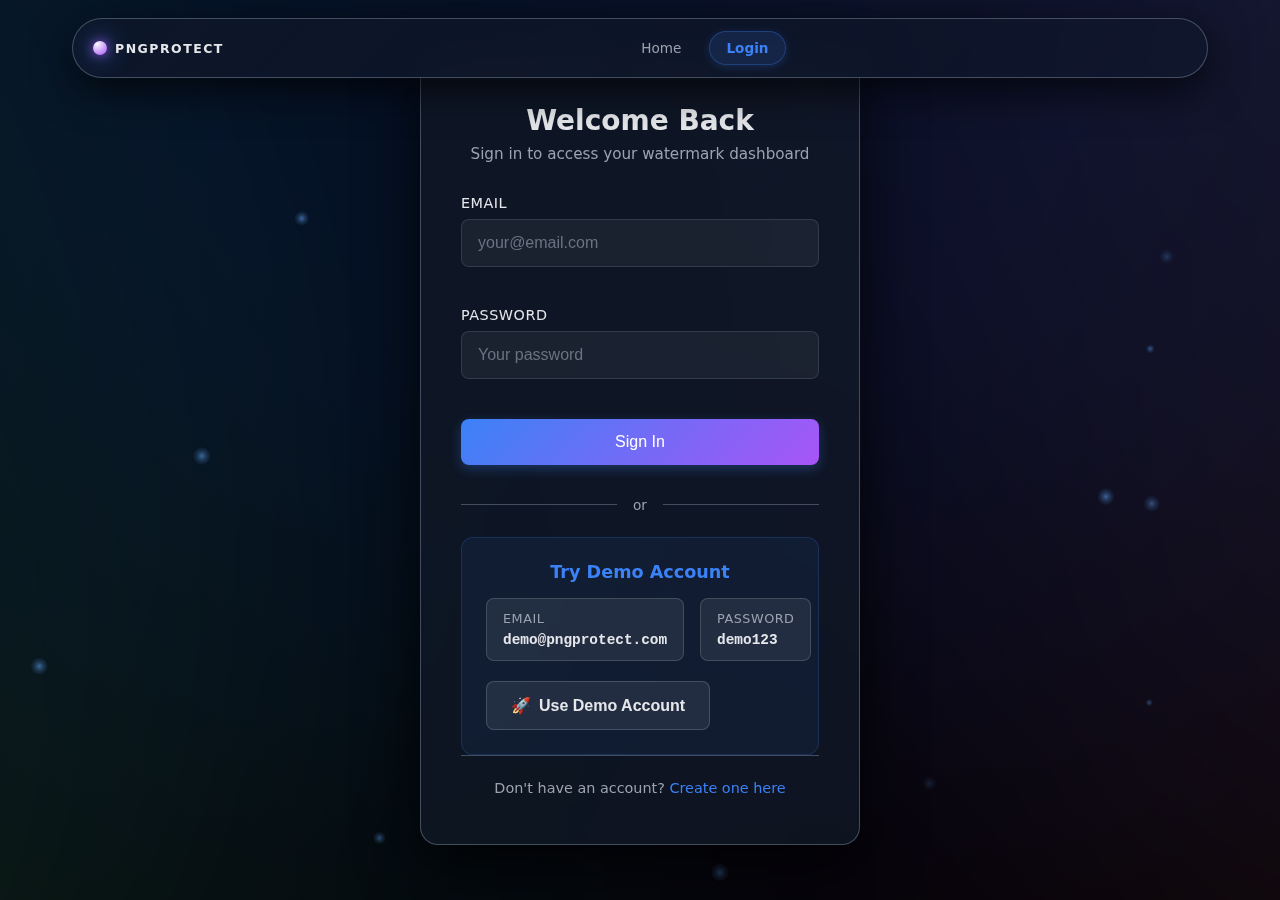
<file: frontend/dashboard.html>
<!DOCTYPE html>
<html lang="en">
<head>
  <meta charset="UTF-8" />
  <title>Dashboard - PNGProtect</title>
  <meta name="viewport" content="width=device-width, initial-scale=1.0" />
  <link rel="stylesheet" href="style.css" />
  <link rel="stylesheet" href="dashboard.css" />
</head>
<body>
  <!-- Background -->
  <div class="bg-gradient"></div>
  <canvas id="bg-particles"></canvas>

  <!-- Top navigation -->
  <header class="top-nav">
    <div class="logo">
      <span class="logo-dot"></span>
      <span>PNGProtect</span>
    </div>
    <nav class="nav-links">
      <a href="index.html">Home</a>
      <a href="#dashboard" class="active">Dashboard</a>
      <a href="#templates">Templates</a>
      <a href="#bulk">Bulk Ops</a>
      <a href="#analytics">Analytics</a>
    </nav>
    <div class="user-area">
      <span id="user-name" class="user-name">Demo User</span>
      <button id="logout-btn" class="btn ghost">Logout</button>
    </div>
  </header>

  <main class="dashboard-main">
    <!-- Dashboard Overview -->
    <section id="dashboard" class="dashboard-section">
      <div class="section-header">
        <h1>Dashboard</h1>
        <p>Manage your watermarked images and track protection analytics</p>
      </div>

      <!-- Stats Cards -->
      <div class="stats-grid">
        <div class="glass stat-card" onclick="showStatsDetail('watermarks')">
          <div class="stat-icon">🛡️</div>
          <div class="stat-content">
            <h3 id="total-watermarks">0</h3>
            <p>Protected Images</p>
          </div>
        </div>
        
        <div class="glass stat-card" onclick="showStatsDetail('verifications')">
          <div class="stat-icon">🔍</div>
          <div class="stat-content">
            <h3 id="total-verifications">0</h3>
            <p>Verifications</p>
          </div>
        </div>
        
        <div class="glass stat-card" onclick="showStatsDetail('storage')">
          <div class="stat-icon">💾</div>
          <div class="stat-content">
            <h3 id="storage-used">0 MB</h3>
            <p>Storage Used</p>
          </div>
        </div>
        
        <div class="glass stat-card" onclick="showStatsDetail('score')">
          <div class="stat-icon">⭐</div>
          <div class="stat-content">
            <h3 id="protection-score">0</h3>
            <p>Protection Score</p>
          </div>
        </div>
      </div>

      <!-- Recent Activity -->
      <div class="glass activity-card">
        <div style="display: flex; justify-content: space-between; align-items: center; margin-bottom: 1rem;">
          <h3>Recent Activity</h3>
          <button id="refresh-activity" class="btn ghost" style="padding: 0.5rem; font-size: 0.8rem;">🔄 Refresh</button>
        </div>
        <div id="recent-activity" class="activity-list">
          <div class="activity-item loading">
            <div class="activity-icon">⏳</div>
            <div class="activity-content">
              <p>Loading recent activity...</p>
            </div>
          </div>
        </div>
      </div>
    </section>

    <!-- Templates Section -->
    <section id="templates" class="dashboard-section">
      <div class="section-header">
        <h2>Watermark Templates</h2>
        <p>Create and manage reusable watermark configurations</p>
        <button id="create-template-btn" class="btn primary">Create Template</button>
      </div>

      <div id="templates-grid" class="templates-grid">
        <div class="template-card loading">
          <p>Loading templates...</p>
        </div>
      </div>

      <!-- Create Template Modal -->
      <div id="template-modal" class="modal">
        <div class="modal-content glass">
          <div class="modal-header">
            <h3>Create New Template</h3>
            <button class="modal-close">&times;</button>
          </div>
          <form id="template-form">
            <label class="field">
              <span class="field-label">Template Name</span>
              <input type="text" id="template-name" required maxlength="50" placeholder="e.g., Portfolio Protection">
            </label>
            
            <label class="field">
              <span class="field-label">Strength Level</span>
              <input type="range" id="template-strength" min="1" max="10" value="5">
              <div class="field-scale">
                <span>Light (1)</span>
                <span>Strong (10)</span>
              </div>
            </label>
            
            <label class="field">
              <span class="field-label">Description</span>
              <textarea id="template-description" placeholder="Describe when to use this template..." maxlength="200"></textarea>
            </label>
            
            <div class="modal-actions">
              <button type="button" class="btn ghost" onclick="closeTemplateModal()">Cancel</button>
              <button type="submit" class="btn primary">Create Template</button>
            </div>
          </form>
        </div>
      </div>
    </section>

    <!-- Bulk Operations Section -->
    <section id="bulk" class="dashboard-section">
      <div class="section-header">
        <h2>Bulk Operations</h2>
        <p>Process multiple images at once with batch watermarking</p>
      </div>

      <div class="layout-grid">
        <!-- Upload Area -->
        <div class="glass card">
          <h3>Bulk Watermark</h3>
          
          <div id="bulk-dropzone" class="dropzone">
            <input type="file" id="bulk-input" accept="image/*" multiple hidden />
            <div class="dropzone-inner">
              <span class="drop-icon">📁</span>
              <p>Drop multiple images here</p>
              <p class="drop-subtext">or click to browse (max 50 files)</p>
            </div>
          </div>

          <label class="field">
            <span class="field-label">Owner ID</span>
            <input type="text" id="bulk-owner-id" placeholder="Your identifier" required>
          </label>

          <label class="field">
            <span class="field-label">Template</span>
            <select id="bulk-template">
              <option value="">Select a template...</option>
            </select>
          </label>

          <button id="bulk-start-btn" class="btn primary full" disabled>
            <span class="btn-label">Start Bulk Operation</span>
            <span class="btn-spinner"></span>
          </button>
        </div>

        <!-- Progress Area -->
        <div class="glass card">
          <h3>Operation Status</h3>
          
          <div id="bulk-status" class="bulk-status idle">
            <div class="status-icon">⏸️</div>
            <p>No operation running</p>
          </div>

          <div id="bulk-progress" class="progress-container" style="display: none;">
            <div class="progress-bar">
              <div id="bulk-progress-fill" class="progress-fill"></div>
            </div>
            <div class="progress-stats">
              <span id="bulk-processed">0</span> / <span id="bulk-total">0</span> files processed
            </div>
          </div>

          <div id="bulk-results" class="bulk-results" style="display: none;">
            <h4>Results</h4>
            <div id="bulk-results-list"></div>
          </div>
        </div>
      </div>
    </section>

    <!-- Analytics Section -->
    <section id="analytics" class="dashboard-section">
      <div class="section-header">
        <h2>Analytics & Reports</h2>
        <p>Track your protection performance and usage patterns</p>
      </div>

      <div class="analytics-grid">
        <!-- Protection Trends -->
        <div class="glass analytics-card">
          <h3>Protection Trends (7 Days)</h3>
          <div id="trends-chart" class="chart-container">
            <canvas id="trends-canvas" width="400" height="200"></canvas>
          </div>
        </div>

        <!-- Strength Distribution -->
        <div class="glass analytics-card">
          <h3>Strength Distribution</h3>
          <div id="strength-chart" class="chart-container">
            <div class="strength-bars">
              <div class="strength-bar">
                <span class="bar-label">Light</span>
                <div class="bar-container">
                  <div id="light-bar" class="bar-fill" style="width: 0%"></div>
                </div>
                <span id="light-percent" class="bar-percent">0%</span>
              </div>
              <div class="strength-bar">
                <span class="bar-label">Medium</span>
                <div class="bar-container">
                  <div id="medium-bar" class="bar-fill" style="width: 0%"></div>
                </div>
                <span id="medium-percent" class="bar-percent">0%</span>
              </div>
              <div class="strength-bar">
                <span class="bar-label">Strong</span>
                <div class="bar-container">
                  <div id="strong-bar" class="bar-fill" style="width: 0%"></div>
                </div>
                <span id="strong-percent" class="bar-percent">0%</span>
              </div>
            </div>
          </div>
        </div>

        <!-- Key Metrics -->
        <div class="glass analytics-card">
          <h3>Key Metrics</h3>
          <div class="metrics-list">
            <div class="metric-item">
              <span class="metric-label">Success Rate</span>
              <span id="success-rate" class="metric-value">0%</span>
            </div>
            <div class="metric-item">
              <span class="metric-label">Most Used Template</span>
              <span id="popular-template" class="metric-value">-</span>
            </div>
            <div class="metric-item">
              <span class="metric-label">Protected Assets</span>
              <span id="protected-assets" class="metric-value">0</span>
            </div>
            <div class="metric-item">
              <span class="metric-label">Est. Protection Value</span>
              <span id="protection-value" class="metric-value">$0</span>
            </div>
          </div>
        </div>
      </div>
    </section>
  </main>

  <script src="script.js"></script>
  <script src="dashboard.js"></script>
</body>
</html>
</file>
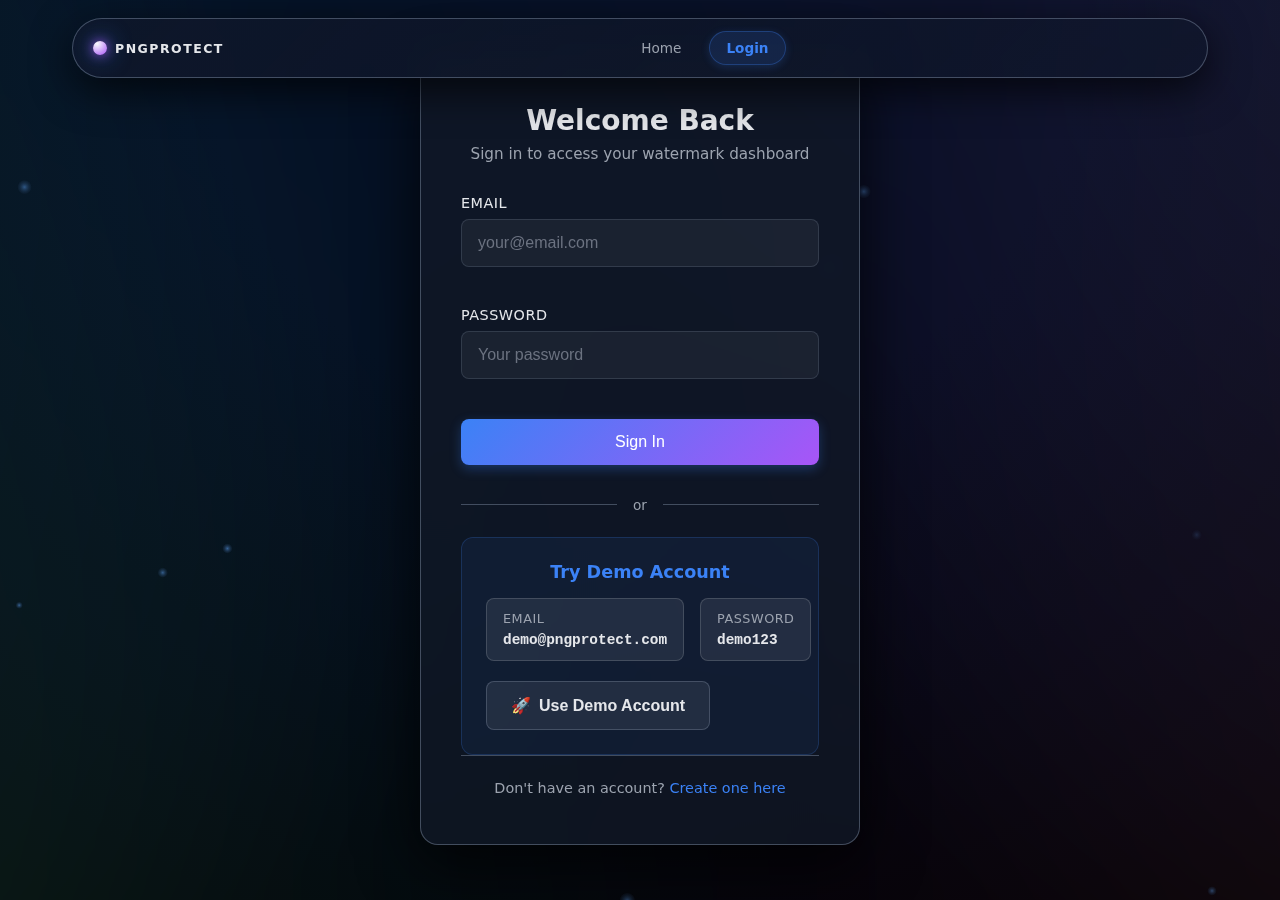
<file: frontend/login.html>
<!DOCTYPE html>
<html lang="en">
<head>
  <meta charset="UTF-8" />
  <title>Login - PNGProtect</title>
  <meta name="viewport" content="width=device-width, initial-scale=1.0" />
  <link rel="stylesheet" href="style.css" />
  <style>
    .auth-main {
      display: flex;
      align-items: center;
      justify-content: center;
      min-height: 100vh;
      padding: 2rem;
    }

    .auth-container {
      width: 100%;
      max-width: 440px;
      padding: 3rem 2.5rem;
      background: var(--glass-bg);
      border: 1px solid var(--glass-border);
      border-radius: var(--radius-lg);
      backdrop-filter: blur(12px);
      box-shadow: var(--shadow-glass);
      margin: 0 auto;
    }

    .auth-header {
      text-align: center;
      margin-bottom: 2rem;
    }

    .auth-header h1 {
      margin: 0 0 0.5rem;
      color: var(--text-main);
      font-size: 1.75rem;
      font-weight: 600;
    }

    .auth-header p {
      margin: 0;
      color: var(--text-soft);
      font-size: 0.95rem;
    }

    .auth-form {
      display: flex;
      flex-direction: column;
      gap: 1.5rem;
      margin-bottom: 2rem;
    }

    .field {
      display: flex;
      flex-direction: column;
      gap: 0.5rem;
    }

    .field-label {
      color: var(--text-main);
      font-weight: 500;
      font-size: 0.9rem;
      text-transform: uppercase;
      letter-spacing: 0.5px;
    }

    .field input {
      padding: 0.875rem 1rem;
      background: rgba(255, 255, 255, 0.05);
      border: 1px solid rgba(148, 163, 184, 0.2);
      border-radius: 8px;
      color: var(--text-main);
      font-size: 1rem;
      transition: all 0.2s ease;
    }

    .field input:focus {
      outline: none;
      border-color: var(--accent-blue);
      background: rgba(255, 255, 255, 0.08);
      box-shadow: 0 0 0 3px rgba(59, 130, 246, 0.1);
    }

    .field input::placeholder {
      color: var(--text-muted);
    }

    .btn {
      padding: 0.875rem 1.5rem;
      border: none;
      border-radius: 8px;
      font-weight: 500;
      font-size: 1rem;
      cursor: pointer;
      transition: all 0.2s ease;
      display: flex;
      align-items: center;
      justify-content: center;
      gap: 0.5rem;
      text-decoration: none;
    }

    .btn.primary {
      background: linear-gradient(135deg, var(--accent-blue), var(--accent-purple));
      color: white;
      box-shadow: 0 4px 12px rgba(59, 130, 246, 0.3);
    }

    .btn.primary:hover {
      transform: translateY(-1px);
      box-shadow: 0 6px 20px rgba(59, 130, 246, 0.4);
    }

    .btn.ghost {
      background: rgba(255, 255, 255, 0.08);
      color: var(--text-main);
      border: 1px solid rgba(148, 163, 184, 0.3);
      font-weight: 600;
    }

    .btn.ghost:hover {
      background: rgba(255, 255, 255, 0.15);
      border-color: rgba(148, 163, 184, 0.5);
      transform: translateY(-1px);
    }

    .btn:disabled {
      opacity: 0.6;
      cursor: not-allowed;
      transform: none !important;
    }

    .btn-spinner {
      display: none;
      width: 16px;
      height: 16px;
      border: 2px solid transparent;
      border-top: 2px solid currentColor;
      border-radius: 50%;
      animation: spin 1s linear infinite;
    }

    @keyframes spin {
      to { transform: rotate(360deg); }
    }

    .auth-divider {
      display: flex;
      align-items: center;
      margin: 1.5rem 0;
      color: var(--text-soft);
      font-size: 0.85rem;
    }

    .auth-divider::before,
    .auth-divider::after {
      content: '';
      flex: 1;
      height: 1px;
      background: var(--glass-border);
    }

    .auth-divider span {
      padding: 0 1rem;
    }

    .auth-footer {
      text-align: center;
      padding-top: 1.5rem;
      border-top: 1px solid var(--glass-border);
    }

    .auth-footer p {
      margin: 0;
      color: var(--text-soft);
      font-size: 0.9rem;
    }

    .auth-link {
      color: var(--accent-blue);
      text-decoration: none;
      font-weight: 500;
      transition: color 0.2s ease;
    }

    .auth-link:hover {
      color: var(--accent-cyan);
      text-decoration: underline;
    }

    .demo-section {
      margin-top: 1.5rem;
      padding: 1.5rem;
      background: rgba(59, 130, 246, 0.08);
      border: 1px solid rgba(59, 130, 246, 0.2);
      border-radius: 12px;
      text-align: center;
    }

    .demo-section h4 {
      margin: 0 0 1rem;
      color: var(--accent-blue);
      font-size: 1.1rem;
      font-weight: 600;
    }

    .demo-credentials {
      display: grid;
      grid-template-columns: 1fr 1fr;
      gap: 1rem;
      margin-bottom: 1.25rem;
      text-align: left;
    }

    .demo-credential {
      background: rgba(255, 255, 255, 0.08);
      padding: 0.75rem 1rem;
      border-radius: 8px;
      border: 1px solid rgba(255, 255, 255, 0.15);
      transition: all 0.2s ease;
    }

    .demo-credential:hover {
      background: rgba(255, 255, 255, 0.12);
      border-color: rgba(255, 255, 255, 0.25);
    }

    .demo-credential-label {
      font-size: 0.8rem;
      color: var(--text-soft);
      text-transform: uppercase;
      letter-spacing: 0.5px;
      margin-bottom: 0.4rem;
      font-weight: 500;
    }

    .demo-credential-value {
      font-family: 'Courier New', monospace;
      color: var(--text-main);
      font-size: 0.9rem;
      font-weight: 600;
      user-select: all;
    }

    .notification {
      position: fixed;
      top: 20px;
      right: 20px;
      padding: 1rem 1.5rem;
      border-radius: 8px;
      color: white;
      font-weight: 500;
      z-index: 10000;
      animation: slideInRight 0.3s ease;
      box-shadow: 0 4px 12px rgba(0, 0, 0, 0.3);
      max-width: 350px;
    }

    .notification.success { background: #22c55e; }
    .notification.error { background: #ef4444; }
    .notification.info { background: #3b82f6; }

    @keyframes slideInRight {
      from { transform: translateX(100%); opacity: 0; }
      to { transform: translateX(0); opacity: 1; }
    }

    @keyframes slideOutRight {
      from { transform: translateX(0); opacity: 1; }
      to { transform: translateX(100%); opacity: 0; }
    }

    /* Responsive */
    @media (max-width: 480px) {
      .auth-container {
        padding: 2rem 1.5rem;
        margin: 1rem;
      }
      
      .demo-credentials {
        grid-template-columns: 1fr;
      }
    }
  </style>
</head>
<body>
  <!-- Background -->
  <div class="bg-gradient"></div>
  <canvas id="bg-particles"></canvas>

  <!-- Top navigation -->
  <header class="top-nav">
    <div class="logo">
      <span class="logo-dot"></span>
      <span>PNGProtect</span>
    </div>
    <nav class="nav-links">
      <a href="index.html">Home</a>
      <a href="#" class="active">Login</a>
    </nav>
  </header>

  <main class="auth-main">
    <div class="auth-container">
      <div class="auth-header">
        <h1>Welcome Back</h1>
        <p>Sign in to access your watermark dashboard</p>
      </div>

      <form id="login-form" class="auth-form">
        <div class="field">
          <label class="field-label" for="email">Email</label>
          <input type="email" id="email" name="email" required placeholder="your@email.com" autocomplete="email">
        </div>

        <div class="field">
          <label class="field-label" for="password">Password</label>
          <input type="password" id="password" name="password" required placeholder="Your password" autocomplete="current-password">
        </div>

        <button type="submit" class="btn primary">
          <span class="btn-label">Sign In</span>
          <span class="btn-spinner"></span>
        </button>
      </form>

      <div class="auth-divider">
        <span>or</span>
      </div>

      <div class="demo-section">
        <h4>Try Demo Account</h4>
        <div class="demo-credentials">
          <div class="demo-credential">
            <div class="demo-credential-label">Email</div>
            <div class="demo-credential-value">demo@pngprotect.com</div>
          </div>
          <div class="demo-credential">
            <div class="demo-credential-label">Password</div>
            <div class="demo-credential-value">demo123</div>
          </div>
        </div>
        <button type="button" id="demo-login" class="btn ghost">
          <span>🚀</span>
          Use Demo Account
        </button>
      </div>

      <div class="auth-footer">
        <p>Don't have an account? <a href="register.html" class="auth-link">Create one here</a></p>
      </div>
    </div>
  </main>

  <script src="script.js"></script>
  <script src="auth.js"></script>
</body>
</html>
</file>
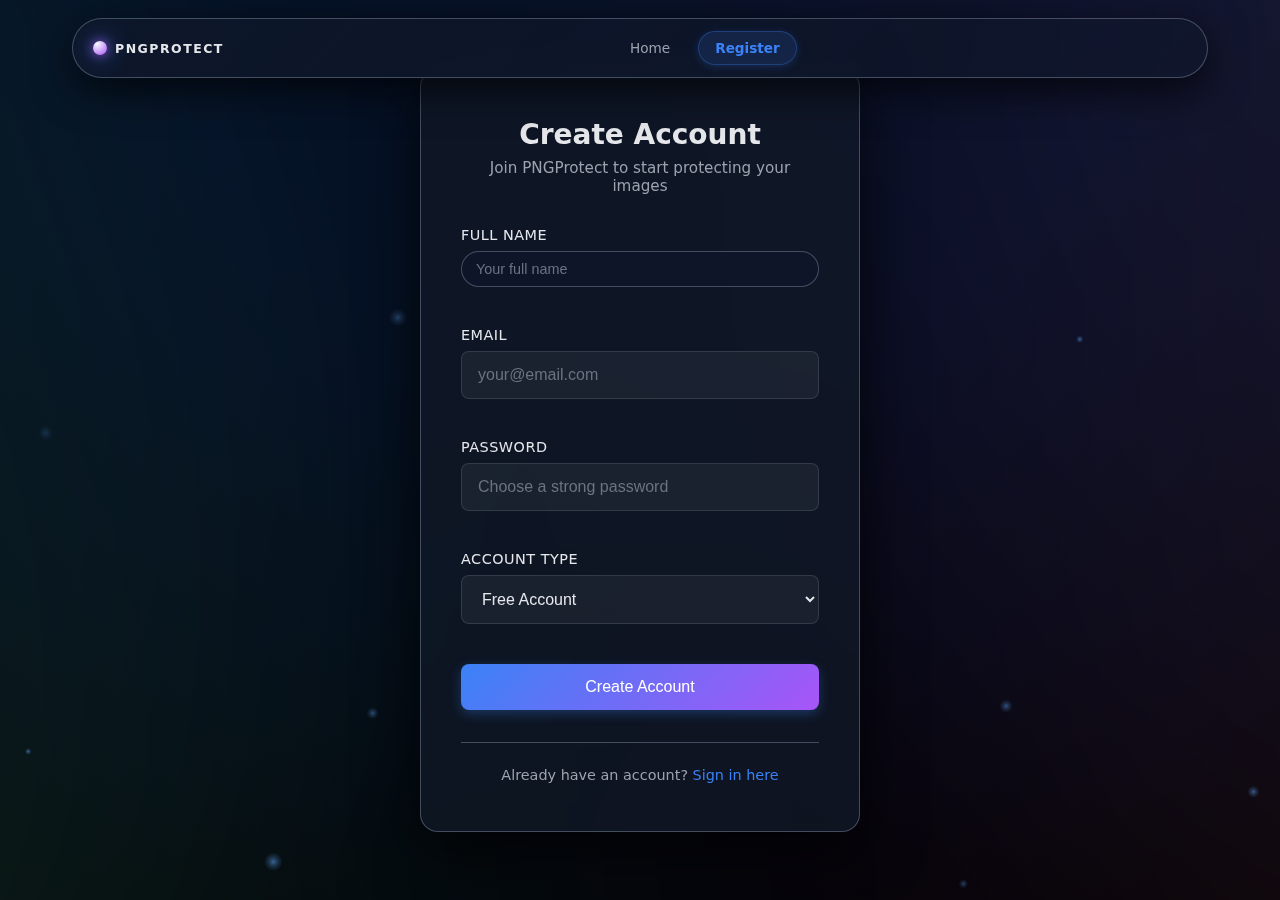
<file: frontend/register.html>
<!DOCTYPE html>
<html lang="en">
<head>
  <meta charset="UTF-8" />
  <title>Register - PNGProtect</title>
  <meta name="viewport" content="width=device-width, initial-scale=1.0" />
  <link rel="stylesheet" href="style.css" />
  <style>
    .auth-main {
      display: flex;
      align-items: center;
      justify-content: center;
      min-height: 100vh;
      padding: 2rem;
    }

    .auth-container {
      width: 100%;
      max-width: 440px;
      padding: 3rem 2.5rem;
      background: var(--glass-bg);
      border: 1px solid var(--glass-border);
      border-radius: var(--radius-lg);
      backdrop-filter: blur(12px);
      box-shadow: var(--shadow-glass);
      margin: 0 auto;
    }

    .auth-header {
      text-align: center;
      margin-bottom: 2rem;
    }

    .auth-header h1 {
      margin: 0 0 0.5rem;
      color: var(--text-main);
      font-size: 1.75rem;
      font-weight: 600;
    }

    .auth-header p {
      margin: 0;
      color: var(--text-soft);
      font-size: 0.95rem;
    }

    .auth-form {
      display: flex;
      flex-direction: column;
      gap: 1.5rem;
      margin-bottom: 2rem;
    }

    .field {
      display: flex;
      flex-direction: column;
      gap: 0.5rem;
    }

    .field-label {
      color: var(--text-main);
      font-weight: 500;
      font-size: 0.9rem;
      text-transform: uppercase;
      letter-spacing: 0.5px;
    }

    .field input, .field select {
      padding: 0.875rem 1rem;
      background: rgba(255, 255, 255, 0.05);
      border: 1px solid rgba(148, 163, 184, 0.2);
      border-radius: 8px;
      color: var(--text-main);
      font-size: 1rem;
      transition: all 0.2s ease;
    }

    .field input:focus, .field select:focus {
      outline: none;
      border-color: var(--accent-blue);
      background: rgba(255, 255, 255, 0.08);
      box-shadow: 0 0 0 3px rgba(59, 130, 246, 0.1);
    }

    .field input::placeholder {
      color: var(--text-muted);
    }

    .field select {
      cursor: pointer;
    }

    .field select option {
      background: var(--bg-main);
      color: var(--text-main);
    }

    .btn {
      padding: 0.875rem 1.5rem;
      border: none;
      border-radius: 8px;
      font-weight: 500;
      font-size: 1rem;
      cursor: pointer;
      transition: all 0.2s ease;
      display: flex;
      align-items: center;
      justify-content: center;
      gap: 0.5rem;
      text-decoration: none;
    }

    .btn.primary {
      background: linear-gradient(135deg, var(--accent-blue), var(--accent-purple));
      color: white;
      box-shadow: 0 4px 12px rgba(59, 130, 246, 0.3);
    }

    .btn.primary:hover {
      transform: translateY(-1px);
      box-shadow: 0 6px 20px rgba(59, 130, 246, 0.4);
    }

    .btn:disabled {
      opacity: 0.6;
      cursor: not-allowed;
      transform: none !important;
    }

    .btn-spinner {
      display: none;
      width: 16px;
      height: 16px;
      border: 2px solid transparent;
      border-top: 2px solid currentColor;
      border-radius: 50%;
      animation: spin 1s linear infinite;
    }

    @keyframes spin {
      to { transform: rotate(360deg); }
    }

    .auth-footer {
      text-align: center;
      padding-top: 1.5rem;
      border-top: 1px solid var(--glass-border);
    }

    .auth-footer p {
      margin: 0;
      color: var(--text-soft);
      font-size: 0.9rem;
    }

    .auth-link {
      color: var(--accent-blue);
      text-decoration: none;
      font-weight: 500;
      transition: color 0.2s ease;
    }

    .auth-link:hover {
      color: var(--accent-cyan);
      text-decoration: underline;
    }

    .notification {
      position: fixed;
      top: 20px;
      right: 20px;
      padding: 1rem 1.5rem;
      border-radius: 8px;
      color: white;
      font-weight: 500;
      z-index: 10000;
      animation: slideInRight 0.3s ease;
      box-shadow: 0 4px 12px rgba(0, 0, 0, 0.3);
      max-width: 350px;
    }

    .notification.success { background: #22c55e; }
    .notification.error { background: #ef4444; }
    .notification.info { background: #3b82f6; }

    @keyframes slideInRight {
      from { transform: translateX(100%); opacity: 0; }
      to { transform: translateX(0); opacity: 1; }
    }

    @keyframes slideOutRight {
      from { transform: translateX(0); opacity: 1; }
      to { transform: translateX(100%); opacity: 0; }
    }

    /* Responsive */
    @media (max-width: 480px) {
      .auth-container {
        padding: 2rem 1.5rem;
        margin: 1rem;
      }
    }
  </style>
</head>
<body>
  <!-- Background -->
  <div class="bg-gradient"></div>
  <canvas id="bg-particles"></canvas>

  <!-- Top navigation -->
  <header class="top-nav">
    <div class="logo">
      <span class="logo-dot"></span>
      <span>PNGProtect</span>
    </div>
    <nav class="nav-links">
      <a href="index.html">Home</a>
      <a href="#" class="active">Register</a>
    </nav>
  </header>

  <main class="auth-main">
    <div class="auth-container">
      <div class="auth-header">
        <h1>Create Account</h1>
        <p>Join PNGProtect to start protecting your images</p>
      </div>

      <form id="register-form" class="auth-form">
        <div class="field">
          <label class="field-label" for="full-name">Full Name</label>
          <input type="text" id="full-name" name="full-name" required placeholder="Your full name" autocomplete="name">
        </div>

        <div class="field">
          <label class="field-label" for="email">Email</label>
          <input type="email" id="email" name="email" required placeholder="your@email.com" autocomplete="email">
        </div>

        <div class="field">
          <label class="field-label" for="password">Password</label>
          <input type="password" id="password" name="password" required placeholder="Choose a strong password" minlength="6" autocomplete="new-password">
        </div>

        <div class="field">
          <label class="field-label" for="role">Account Type</label>
          <select id="role" name="role">
            <option value="free">Free Account</option>
            <option value="pro">Pro Account</option>
            <option value="enterprise">Enterprise Account</option>
          </select>
        </div>

        <button type="submit" class="btn primary">
          <span class="btn-label">Create Account</span>
          <span class="btn-spinner"></span>
        </button>
      </form>

      <div class="auth-footer">
        <p>Already have an account? <a href="login.html" class="auth-link">Sign in here</a></p>
      </div>
    </div>
  </main>

  <script src="script.js"></script>
  <script src="auth.js"></script>
</body>
</html>
</file>
<file: frontend/dashboard.css>
/* Dashboard-specific styles */

.dashboard-main {
  padding: 100px 2rem 2rem;
  max-width: 1400px;
  margin: 0 auto;
  min-height: 100vh;
}

.dashboard-section {
  margin-bottom: 3rem;
}

.section-header {
  display: flex;
  justify-content: space-between;
  align-items: flex-start;
  margin-bottom: 2rem;
  flex-wrap: wrap;
  gap: 1rem;
}

.section-header h1,
.section-header h2 {
  margin: 0;
  color: var(--text-main);
  font-size: 2rem;
  font-weight: 700;
}

.section-header p {
  margin: 0.5rem 0 0;
  color: var(--text-soft);
  font-size: 1rem;
  line-height: 1.5;
}

/* User area in nav */
.user-area {
  display: flex;
  align-items: center;
  gap: 1rem;
  min-width: fit-content;
}

.user-name {
  color: var(--text-main);
  font-weight: 500;
  font-size: 0.9rem;
  padding: 0.6rem 1rem;
  background: rgba(59, 130, 246, 0.1);
  border: 1px solid rgba(59, 130, 246, 0.2);
  border-radius: 25px;
  white-space: nowrap;
  box-shadow: 0 2px 8px rgba(59, 130, 246, 0.1);
}

/* Enhanced navigation for dashboard */
.top-nav {
  display: grid !important;
  grid-template-columns: auto 1fr auto !important;
  align-items: center;
}

.nav-links {
  display: flex;
  align-items: center;
  justify-content: center;
  gap: 0.75rem;
  width: 100%;
}

.nav-links a {
  padding: 0.6rem 1.2rem;
  border-radius: 25px;
  color: var(--text-soft);
  text-decoration: none;
  font-size: 0.9rem;
  font-weight: 500;
  transition: all 0.2s ease;
  white-space: nowrap;
  min-width: fit-content;
}

.nav-links a:hover {
  color: var(--text-main);
  background: rgba(255, 255, 255, 0.1);
  transform: translateY(-1px);
}

.nav-links a.active {
  color: var(--accent-blue);
  background: rgba(59, 130, 246, 0.15);
  border: 1px solid rgba(59, 130, 246, 0.3);
  box-shadow: 0 2px 8px rgba(59, 130, 246, 0.2);
}

/* Stats Grid */
.stats-grid {
  display: grid;
  grid-template-columns: repeat(auto-fit, minmax(250px, 1fr));
  gap: 1.5rem;
  margin-bottom: 2rem;
}

.stat-card {
  padding: 1.5rem;
  display: flex;
  align-items: center;
  gap: 1rem;
}

.stat-icon {
  font-size: 2rem;
  width: 60px;
  height: 60px;
  display: flex;
  align-items: center;
  justify-content: center;
  background: rgba(96, 165, 250, 0.1);
  border-radius: 12px;
}

.stat-content h3 {
  margin: 0;
  font-size: 1.8rem;
  font-weight: 700;
  color: var(--accent-blue);
}

.stat-content p {
  margin: 0.25rem 0 0;
  color: var(--text-soft);
  font-size: 0.9rem;
}

/* Activity Card */
.activity-card {
  padding: 1.5rem;
}

.activity-card h3 {
  margin: 0 0 1rem;
  color: var(--text-main);
}

.activity-list {
  display: flex;
  flex-direction: column;
  gap: 0.75rem;
}

.activity-item {
  display: flex;
  align-items: center;
  gap: 1rem;
  padding: 0.75rem;
  background: rgba(255, 255, 255, 0.03);
  border-radius: 8px;
  border: 1px solid rgba(148, 163, 184, 0.1);
}

.activity-item.loading {
  justify-content: center;
  color: var(--text-soft);
}

.activity-icon {
  font-size: 1.2rem;
  width: 32px;
  height: 32px;
  display: flex;
  align-items: center;
  justify-content: center;
  background: rgba(96, 165, 250, 0.1);
  border-radius: 6px;
}

.activity-content {
  flex: 1;
}

.activity-content p {
  margin: 0;
  font-size: 0.9rem;
  color: var(--text-main);
}

.activity-content .activity-meta {
  font-size: 0.8rem;
  color: var(--text-soft);
  margin-top: 0.25rem;
}

/* Templates Grid */
.templates-grid {
  display: grid;
  grid-template-columns: repeat(auto-fill, minmax(300px, 1fr));
  gap: 1.5rem;
}

.template-card {
  padding: 1.5rem;
  border: 1px solid var(--glass-border);
  border-radius: var(--radius-lg);
  background: var(--glass-bg);
  backdrop-filter: blur(12px);
  position: relative;
}

.template-card.loading {
  display: flex;
  align-items: center;
  justify-content: center;
  color: var(--text-soft);
  min-height: 120px;
}

.template-header {
  display: flex;
  justify-content: space-between;
  align-items: flex-start;
  margin-bottom: 1rem;
}

.template-name {
  font-weight: 600;
  color: var(--text-main);
  margin: 0;
}

.template-badge {
  background: var(--accent-blue);
  color: white;
  padding: 0.25rem 0.5rem;
  border-radius: 4px;
  font-size: 0.75rem;
  font-weight: 500;
}

.template-badge.default {
  background: var(--accent-purple);
}

.template-strength {
  display: flex;
  align-items: center;
  gap: 0.5rem;
  margin-bottom: 0.75rem;
}

.strength-indicator {
  display: flex;
  gap: 2px;
}

.strength-dot {
  width: 8px;
  height: 8px;
  border-radius: 50%;
  background: rgba(148, 163, 184, 0.3);
}

.strength-dot.active {
  background: var(--accent-blue);
}

.template-description {
  color: var(--text-soft);
  font-size: 0.9rem;
  margin: 0;
}

/* Modal Styles */
.modal {
  display: none;
  position: fixed;
  inset: 0;
  background: rgba(0, 0, 0, 0.8);
  z-index: 1000;
  align-items: center;
  justify-content: center;
  padding: 2rem;
}

.modal.active {
  display: flex;
}

.modal-content {
  width: 100%;
  max-width: 500px;
  padding: 2rem;
  position: relative;
}

.modal-header {
  display: flex;
  justify-content: space-between;
  align-items: center;
  margin-bottom: 1.5rem;
}

.modal-header h3 {
  margin: 0;
  color: var(--text-main);
}

.modal-close {
  background: none;
  border: none;
  color: var(--text-soft);
  font-size: 1.5rem;
  cursor: pointer;
  padding: 0;
  width: 32px;
  height: 32px;
  display: flex;
  align-items: center;
  justify-content: center;
  border-radius: 4px;
  transition: var(--transition-fast);
}

.modal-close:hover {
  background: rgba(255, 255, 255, 0.1);
  color: var(--text-main);
}

.modal-actions {
  display: flex;
  gap: 1rem;
  justify-content: flex-end;
  margin-top: 1.5rem;
}

/* Bulk Operations */
.bulk-status {
  display: flex;
  flex-direction: column;
  align-items: center;
  gap: 0.5rem;
  padding: 2rem;
  text-align: center;
}

.bulk-status.idle {
  color: var(--text-soft);
}

.bulk-status.processing {
  color: var(--accent-blue);
}

.bulk-status.completed {
  color: var(--success);
}

.status-icon {
  font-size: 2rem;
}

.progress-container {
  margin-top: 1rem;
}

.progress-bar {
  width: 100%;
  height: 8px;
  background: rgba(148, 163, 184, 0.2);
  border-radius: 4px;
  overflow: hidden;
}

.progress-fill {
  height: 100%;
  background: linear-gradient(90deg, var(--accent-blue), var(--accent-cyan));
  width: 0%;
  transition: width 0.3s ease;
}

.progress-stats {
  text-align: center;
  margin-top: 0.5rem;
  color: var(--text-soft);
  font-size: 0.9rem;
}

.bulk-results {
  margin-top: 1rem;
}

.bulk-results h4 {
  margin: 0 0 0.75rem;
  color: var(--text-main);
}

.result-item {
  display: flex;
  justify-content: space-between;
  align-items: center;
  padding: 0.5rem;
  background: rgba(255, 255, 255, 0.03);
  border-radius: 4px;
  margin-bottom: 0.5rem;
  font-size: 0.9rem;
}

.result-status {
  padding: 0.25rem 0.5rem;
  border-radius: 4px;
  font-size: 0.75rem;
  font-weight: 500;
}

.result-status.success {
  background: rgba(34, 197, 94, 0.2);
  color: var(--success);
}

.result-status.failed {
  background: rgba(249, 115, 115, 0.2);
  color: var(--error);
}

/* Analytics */
.analytics-grid {
  display: grid;
  grid-template-columns: repeat(auto-fit, minmax(350px, 1fr));
  gap: 1.5rem;
}

.analytics-card {
  padding: 1.5rem;
}

.analytics-card h3 {
  margin: 0 0 1rem;
  color: var(--text-main);
}

.chart-container {
  position: relative;
  height: 200px;
}

.strength-bars {
  display: flex;
  flex-direction: column;
  gap: 1rem;
}

.strength-bar {
  display: flex;
  align-items: center;
  gap: 1rem;
}

.bar-label {
  width: 60px;
  font-size: 0.9rem;
  color: var(--text-soft);
}

.bar-container {
  flex: 1;
  height: 8px;
  background: rgba(148, 163, 184, 0.2);
  border-radius: 4px;
  overflow: hidden;
}

.bar-fill {
  height: 100%;
  background: linear-gradient(90deg, var(--accent-blue), var(--accent-cyan));
  transition: width 0.8s ease;
}

.bar-percent {
  width: 40px;
  text-align: right;
  font-size: 0.9rem;
  color: var(--text-main);
  font-weight: 500;
}

.metrics-list {
  display: flex;
  flex-direction: column;
  gap: 1rem;
}

.metric-item {
  display: flex;
  justify-content: space-between;
  align-items: center;
  padding: 0.75rem;
  background: rgba(255, 255, 255, 0.03);
  border-radius: 8px;
}

.metric-label {
  color: var(--text-soft);
  font-size: 0.9rem;
}

.metric-value {
  color: var(--text-main);
  font-weight: 600;
}

/* Responsive */
@media (max-width: 900px) {
  .dashboard-main {
    padding: 100px 1rem 2rem;
  }
  
  .section-header {
    flex-direction: column;
    align-items: flex-start;
    gap: 1rem;
  }
  
  .stats-grid {
    grid-template-columns: repeat(auto-fit, minmax(200px, 1fr));
  }
  
  .templates-grid {
    grid-template-columns: 1fr;
  }
  
  .analytics-grid {
    grid-template-columns: 1fr;
  }
  
  .user-area {
    flex-direction: column;
    gap: 0.5rem;
  }
}

@media (max-width: 640px) {
  .modal-content {
    margin: 1rem;
    padding: 1.5rem;
  }
  
  .modal-actions {
    flex-direction: column;
  }
  
  .stat-card {
    flex-direction: column;
    text-align: center;
  }
}
/* Interactive enhancements */
.stat-card:hover {
  transform: translateY(-2px);
  box-shadow: 0 8px 25px rgba(96, 165, 250, 0.15);
}

.stat-card {
  cursor: pointer;
  transition: transform 0.2s ease, box-shadow 0.2s ease;
}

.activity-card h3 {
  display: flex;
  align-items: center;
  gap: 0.5rem;
}

.refresh-btn {
  padding: 0.25rem 0.5rem;
  font-size: 0.75rem;
  border-radius: 4px;
  background: rgba(96, 165, 250, 0.1);
  border: 1px solid rgba(96, 165, 250, 0.3);
  color: var(--accent-blue);
  cursor: pointer;
  transition: all 0.2s ease;
}

.refresh-btn:hover {
  background: rgba(96, 165, 250, 0.2);
  border-color: rgba(96, 165, 250, 0.5);
}

.refresh-btn:disabled {
  opacity: 0.5;
  cursor: not-allowed;
}

/* Notification improvements */
.notification {
  max-width: 400px;
  word-wrap: break-word;
  line-height: 1.4;
}

.notification.info {
  background: #3b82f6;
}

/* Add pulse animation for real-time updates */
@keyframes pulse {
  0% { opacity: 1; }
  50% { opacity: 0.7; }
  100% { opacity: 1; }
}

.updating {
  animation: pulse 1s ease-in-out;
}

/* Responsive Dashboard Design */
@media (max-width: 1200px) {
  .dashboard-main {
    max-width: 100%;
    padding: 100px 1.5rem 2rem;
  }
  
  .stats-grid {
    grid-template-columns: repeat(auto-fit, minmax(220px, 1fr));
    gap: 1rem;
  }
}

@media (max-width: 900px) {
  .nav-links {
    display: none;
  }
  
  .top-nav {
    display: flex !important;
    justify-content: space-between !important;
    grid-template-columns: none !important;
    inset-inline: 16px;
    padding: 0.75rem 1rem;
  }
  
  .user-area {
    gap: 0.5rem;
  }
  
  .user-name {
    font-size: 0.8rem;
    padding: 0.4rem 0.6rem;
  }
  
  .dashboard-main {
    padding: 80px 1rem 2rem;
  }
  
  .section-header {
    flex-direction: column;
    align-items: flex-start;
    gap: 0.5rem;
  }
  
  .section-header h1,
  .section-header h2 {
    font-size: 1.5rem;
  }
}

@media (max-width: 600px) {
  .stats-grid {
    grid-template-columns: 1fr;
  }
  
  .stat-card {
    padding: 1rem;
  }
  
  .stat-icon {
    width: 50px;
    height: 50px;
    font-size: 1.5rem;
  }
  
  .stat-content h3 {
    font-size: 1.5rem;
  }
  
  .user-name {
    display: none;
  }
}

/* Enhanced glass effect for dashboard */
.glass {
  background: rgba(255, 255, 255, 0.05);
  border: 1px solid rgba(255, 255, 255, 0.1);
  border-radius: 12px;
  backdrop-filter: blur(12px);
  -webkit-backdrop-filter: blur(12px);
  box-shadow: 0 8px 32px rgba(0, 0, 0, 0.3);
  transition: all 0.3s ease;
}

.glass:hover {
  background: rgba(255, 255, 255, 0.08);
  border-color: rgba(255, 255, 255, 0.15);
  transform: translateY(-2px);
  box-shadow: 0 12px 40px rgba(0, 0, 0, 0.4);
}

/* Improved button styling for dashboard */
.btn.ghost {
  background: rgba(255, 255, 255, 0.1);
  border: 1px solid rgba(255, 255, 255, 0.2);
  color: var(--text-main);
  padding: 0.6rem 1.2rem;
  border-radius: 25px;
  font-size: 0.9rem;
  font-weight: 500;
  transition: all 0.2s ease;
  white-space: nowrap;
}

.btn.ghost:hover {
  background: rgba(255, 255, 255, 0.15);
  border-color: rgba(255, 255, 255, 0.3);
  transform: translateY(-1px);
  box-shadow: 0 4px 12px rgba(0, 0, 0, 0.2);
}
</file>
<file: frontend/style.css>
/* ===========================
   THEME & RESET
   =========================== */

:root {
  /* Core dark theme */
  --bg-main: #050712;
  --bg-alt: #080a18;

  /* Neon accent palette */
  --accent-blue: #3b82f6;
  --accent-purple: #a855f7;
  --accent-cyan: #22d3ee;

  /* Glassmorphism surfaces */
  --glass-bg: rgba(17, 24, 39, 0.78);
  --glass-border: rgba(148, 163, 184, 0.4);
  --glass-highlight: rgba(255, 255, 255, 0.06);

  /* Text colors */
  --text-main: #e5e7eb;
  --text-soft: #9ca3af;
  --text-muted: #6b7280;

  /* Status colors */
  --success: #22c55e;
  --error: #f97373;
  --warning: #facc15;

  /* Misc */
  --radius-lg: 18px;
  --radius-pill: 999px;
  --shadow-glass: 0 18px 60px rgba(0, 0, 0, 0.75);
  --transition-fast: 180ms ease-out;
  --transition-med: 220ms ease-out;
}

/* Light theme - using both :root and html selectors for better compatibility */
:root.light-mode,
html.light-mode {
  /* Core light theme */
  --bg-main: #f8fafc;
  --bg-alt: #f1f5f9;

  /* Accent palette (adjusted for light mode) */
  --accent-blue: #2563eb;
  --accent-purple: #9333ea;
  --accent-cyan: #0891b2;

  /* Glassmorphism surfaces for light mode */
  --glass-bg: rgba(226, 232, 240, 0.68);
  --glass-border: rgba(100, 116, 139, 0.3);
  --glass-highlight: rgba(0, 0, 0, 0.04);

  /* Text colors for light mode */
  --text-main: #1e293b;
  --text-soft: #475569;
  --text-muted: #94a3b8;

  /* Status colors for light mode */
  --success: #16a34a;
  --error: #dc2626;
  --warning: #ca8a04;

  /* Shadows for light mode */
  --shadow-glass: 0 18px 60px rgba(0, 0, 0, 0.08);
}

/* Light theme for body (when class is added to body) */
body.light-mode {
  --bg-main: #f8fafc;
  --bg-alt: #f1f5f9;
  --accent-blue: #2563eb;
  --accent-purple: #9333ea;
  --accent-cyan: #0891b2;
  --glass-bg: rgba(226, 232, 240, 0.68);
  --glass-border: rgba(100, 116, 139, 0.3);
  --glass-highlight: rgba(0, 0, 0, 0.04);
  --text-main: #1e293b;
  --text-soft: #475569;
  --text-muted: #94a3b8;
  --success: #16a34a;
  --error: #dc2626;
  --warning: #ca8a04;
  --shadow-glass: 0 18px 60px rgba(0, 0, 0, 0.08);
}

*,
*::before,
*::after {
  box-sizing: border-box;
}

html {
  scroll-behavior: smooth;
  /* Native smooth scrolling [web:11][web:17] */
}

body {
  margin: 0;
  font-family: system-ui, -apple-system, BlinkMacSystemFont, "SF Pro Text",
    "Segoe UI", sans-serif;
  background: radial-gradient(circle at top, #020617 0, #020617 40%, #000 100%);
  color: var(--text-main);
  min-height: 100vh;
  overflow-x: hidden;
  transition: background-color var(--transition-med), color var(--transition-med);
}

body.light-mode {
  background: radial-gradient(circle at top, #f0f4f8 0, #f0f4f8 40%, #e2e8f0 100%);
}

/* Remove default link styling */
a {
  color: inherit;
  text-decoration: none;
}

/* ===========================
   BACKGROUND LAYERS
   =========================== */

.bg-gradient {
  position: fixed;
  inset: -20%;
  background:
    radial-gradient(circle at 5% 0%, rgba(56, 189, 248, 0.12), transparent 55%),
    radial-gradient(circle at 95% 0%, rgba(129, 140, 248, 0.16), transparent 55%),
    radial-gradient(circle at 0% 90%, rgba(94, 234, 212, 0.12), transparent 50%),
    radial-gradient(circle at 100% 85%, rgba(244, 114, 182, 0.08), transparent 52%);
  filter: blur(40px);
  z-index: -2;
  animation: bg-pulse 18s ease-in-out infinite alternate;
  transition: all var(--transition-med);
}

body.light-mode .bg-gradient {
  background:
    radial-gradient(circle at 5% 0%, rgba(37, 99, 235, 0.08), transparent 55%),
    radial-gradient(circle at 95% 0%, rgba(147, 51, 234, 0.08), transparent 55%),
    radial-gradient(circle at 0% 90%, rgba(8, 145, 178, 0.08), transparent 50%),
    radial-gradient(circle at 100% 85%, rgba(168, 85, 247, 0.06), transparent 52%);
}

#bg-particles {
  position: fixed;
  inset: 0;
  z-index: -1;
  pointer-events: none;
}

/* Soft breathing effect for background */
@keyframes bg-pulse {
  0% {
    transform: scale(1) translateY(0);
    opacity: 0.9;
  }

  100% {
    transform: scale(1.05) translateY(-12px);
    opacity: 1;
  }
}

/* ===========================
   LAYOUT
   =========================== */

main {
  width: 100%;
}

/* Shared section wrapper */
.section {
  padding: 120px min(6vw, 72px) 80px;
  position: relative;
}

/* Section header */
.section-header {
  max-width: 640px;
  margin: 0 auto 40px;
  text-align: center;
}

.section-header h2 {
  margin: 0 0 8px;
  font-size: clamp(1.6rem, 2vw, 2.1rem);
  letter-spacing: 0.06em;
  text-transform: uppercase;
  color: #e5e7eb;
  transition: color var(--transition-med);
}

body.light-mode .section-header h2 {
  color: #0f172a;
}

.section-header p {
  margin: 0;
  color: var(--text-soft);
  font-size: 0.98rem;
}

/* Two-column layout that collapses on mobile */
.layout-grid {
  display: grid;
  grid-template-columns: minmax(0, 1.2fr) minmax(0, 1.1fr);
  gap: 32px;
  align-items: flex-start;
}

/* Features + steps grids */
.features-grid {
  display: grid;
  grid-template-columns: repeat(auto-fit, minmax(220px, 1fr));
  gap: 22px;
}

.steps-grid {
  display: grid;
  grid-template-columns: repeat(auto-fit, minmax(220px, 1fr));
  gap: 22px;
}

/* ===========================
   GLASSMORPHIC SURFACES
   =========================== */

.glass {
  background: linear-gradient(135deg,
      rgba(148, 163, 184, 0.08),
      rgba(31, 41, 55, 0.86));
  border-radius: var(--radius-lg);
  border: 1px solid var(--glass-border);
  box-shadow: var(--shadow-glass);
  backdrop-filter: blur(22px);
  -webkit-backdrop-filter: blur(22px);
  position: relative;
  overflow: hidden;
  transition: all var(--transition-med);
}

body.light-mode .glass {
  background: linear-gradient(135deg,
      rgba(226, 232, 240, 0.5),
      rgba(226, 232, 240, 0.85));
  border: 1px solid rgba(100, 116, 139, 0.3);
}

.glass::before {
  content: "";
  position: absolute;
  inset: 0;
  background: linear-gradient(135deg,
      rgba(255, 255, 255, 0.05),
      transparent 40%,
      transparent 60%,
      rgba(59, 130, 246, 0.08));
  opacity: 0;
  pointer-events: none;
  transition: opacity var(--transition-med);
}

.glass:hover::before {
  opacity: 1;
}

/* Generic card */
.card {
  padding: 24px 22px 22px;
}

/* ===========================
   TOP NAV
   =========================== */

.top-nav {
  position: fixed;
  inset-inline: min(6vw, 72px);
  top: 18px;
  z-index: 20;
  display: grid;
  grid-template-columns: auto 1fr auto;
  align-items: center;
  padding: 12px 20px;
  background: linear-gradient(135deg,
      rgba(15, 23, 42, 0.86),
      rgba(15, 23, 42, 0.58));
  border-radius: 999px;
  border: 1px solid rgba(148, 163, 184, 0.4);
  backdrop-filter: blur(18px);
  -webkit-backdrop-filter: blur(18px);
  box-shadow: 0 12px 40px rgba(0, 0, 0, 0.7);
  transition: all var(--transition-med);
}

body.light-mode .top-nav {
  background: linear-gradient(135deg,
      rgba(241, 245, 249, 0.88),
      rgba(241, 245, 249, 0.75));
  border: 1px solid rgba(100, 116, 139, 0.25);
  box-shadow: 0 12px 40px rgba(0, 0, 0, 0.08);
}

.logo {
  display: flex;
  align-items: center;
  gap: 8px;
  font-weight: 600;
  letter-spacing: 0.12em;
  text-transform: uppercase;
  font-size: 0.78rem;
  color: #e5e7eb;
  transition: color var(--transition-med);
}

body.light-mode .logo {
  color: #0f172a;
}

.logo-dot {
  width: 14px;
  height: 14px;
  border-radius: 999px;
  background: radial-gradient(circle at 30% 20%, #f9fafb, var(--accent-purple));
  box-shadow:
    0 0 12px rgba(168, 85, 247, 0.85),
    0 0 24px rgba(59, 130, 246, 0.9);
  animation: logo-pulse 1.8s ease-in-out infinite alternate;
}

@keyframes logo-pulse {
  0% {
    transform: scale(0.95);
    opacity: 0.9;
  }

  100% {
    transform: scale(1.06);
    opacity: 1;
  }
}

.nav-links {
  display: flex;
  align-items: center;
  justify-content: center;
  gap: 12px;
  font-size: 0.85rem;
  width: 100%;
  flex-wrap: wrap;
}

.nav-links a {
  padding: 8px 16px;
  border-radius: 999px;
  color: var(--text-soft);
  transition: all 0.2s ease;
  font-weight: 500;
  white-space: nowrap;
}

.nav-links a:hover {
  color: #e5e7eb;
  background: rgba(30, 64, 175, 0.4);
  transform: translateY(-1px);
}

body.light-mode .nav-links a {
  color: #475569;
}

body.light-mode .nav-links a:hover {
  color: #0f172a;
  background: rgba(37, 99, 235, 0.12);
}

/* User area styling for consistency */
.user-area {
  display: flex;
  align-items: center;
  gap: 1rem;
  min-width: fit-content;
}

.theme-toggle {
  font-size: 1.1rem;
  padding: 6px 10px;
  min-width: 32px;
  height: 32px;
  display: flex;
  align-items: center;
  justify-content: center;
  transition: all var(--transition-fast);
}

.theme-toggle:hover {
  transform: scale(1.15) rotate(15deg);
}

.user-name {
  color: var(--text-main);
  font-weight: 500;
  font-size: 0.85rem;
  padding: 6px 12px;
  background: rgba(59, 130, 246, 0.1);
  border: 1px solid rgba(59, 130, 246, 0.2);
  border-radius: 999px;
  white-space: nowrap;
  transition: all var(--transition-med);
}

body.light-mode .user-name {
  color: #1e293b;
  background: rgba(37, 99, 235, 0.1);
  border: 1px solid rgba(37, 99, 235, 0.25);
}

.wallet-address {
  color: var(--text-soft);
  font-size: 0.85rem;
  font-family: 'Courier New', monospace;
  padding: 6px 12px;
  background: rgba(255, 255, 255, 0.05);
  border-radius: 999px;
  border: 1px solid rgba(255, 255, 255, 0.1);
  min-width: 120px;
  text-align: center;
  display: inline-flex;
  align-items: center;
  justify-content: center;
  height: 32px;
  white-space: nowrap;
  transition: all var(--transition-med);
}

body.light-mode .wallet-address {
  background: rgba(37, 99, 235, 0.08);
  border: 1px solid rgba(37, 99, 235, 0.2);
  color: #2563eb;
}

#login-btn,
#register-btn,
#logout-btn,
#dashboard-link {
  padding: 6px 14px;
  border-radius: 999px;
  font-size: 0.85rem;
  font-weight: 500;
  transition: all 0.2s ease;
  white-space: nowrap;
}

#login-btn,
#register-btn {
  background: rgba(59, 130, 246, 0.1);
  border: 1px solid rgba(59, 130, 246, 0.3);
  color: var(--accent-blue);
  transition: all var(--transition-fast);
}

#login-btn:hover,
#register-btn:hover {
  background: rgba(59, 130, 246, 0.2);
  transform: translateY(-1px);
}

body.light-mode #login-btn,
body.light-mode #register-btn {
  background: rgba(37, 99, 235, 0.1);
  border: 1px solid rgba(37, 99, 235, 0.3);
  color: #2563eb;
}

body.light-mode #login-btn:hover,
body.light-mode #register-btn:hover {
  background: rgba(37, 99, 235, 0.2);
}

#logout-btn,
#dashboard-link {
  background: rgba(255, 255, 255, 0.1);
  border: 1px solid rgba(255, 255, 255, 0.2);
  color: var(--text-main);
  transition: all var(--transition-fast);
}

#logout-btn:hover,
#dashboard-link:hover {
  background: rgba(255, 255, 255, 0.15);
  transform: translateY(-1px);
}

body.light-mode #logout-btn,
body.light-mode #dashboard-link {
  background: rgba(100, 116, 139, 0.1);
  border: 1px solid rgba(100, 116, 139, 0.2);
  color: #1e293b;
}

body.light-mode #logout-btn:hover,
body.light-mode #dashboard-link:hover {
  background: rgba(100, 116, 139, 0.2);
}

#connect-wallet-btn,
#disconnect-wallet-btn {
  padding: 6px 12px;
  border-radius: 999px;
  font-size: 0.85rem;
  font-weight: 500;
  transition: all var(--transition-fast);
  white-space: nowrap;
  background: rgba(168, 85, 247, 0.1);
  border: 1px solid rgba(168, 85, 247, 0.3);
  color: var(--accent-purple);
}

#connect-wallet-btn:hover,
#disconnect-wallet-btn:hover {
  background: rgba(168, 85, 247, 0.2);
  transform: translateY(-1px);
  box-shadow: 0 4px 12px rgba(168, 85, 247, 0.3);
}

body.light-mode #connect-wallet-btn,
body.light-mode #disconnect-wallet-btn {
  background: rgba(147, 51, 234, 0.1);
  border: 1px solid rgba(147, 51, 234, 0.3);
  color: #9333ea;
}

body.light-mode #connect-wallet-btn:hover,
body.light-mode #disconnect-wallet-btn:hover {
  background: rgba(147, 51, 234, 0.2);
  box-shadow: 0 4px 12px rgba(147, 51, 234, 0.25);
}

/* ===========================
   HERO
   =========================== */

.hero {
  min-height: 100vh;
  display: flex;
  align-items: center;
  padding-top: 160px;
  /* to account for fixed nav */
  padding-bottom: 120px;
}

.hero-content {
  max-width: 720px;
  padding: 32px 30px 26px;
}

.hero-title {
  margin: 0 0 14px;
  font-size: clamp(2.3rem, 4vw, 3.1rem);
  letter-spacing: 0.04em;
}

.hero-subtitle {
  margin: 0 0 22px;
  color: var(--text-soft);
  font-size: 0.98rem;
}

.hero-actions {
  display: flex;
  flex-wrap: wrap;
  gap: 12px;
  margin-bottom: 24px;
  position: relative;
  z-index: 5;
}

.hero-meta {
  display: flex;
  flex-wrap: wrap;
  gap: 8px;
}

.pill {
  font-size: 0.7rem;
  letter-spacing: 0.12em;
  text-transform: uppercase;
  border-radius: 999px;
  padding: 6px 12px;
  background: rgba(15, 23, 42, 0.9);
  border: 1px solid rgba(148, 163, 184, 0.5);
  color: var(--text-soft);
  transition: all var(--transition-med);
}

body.light-mode .pill {
  background: rgba(226, 232, 240, 0.8);
  border: 1px solid rgba(100, 116, 139, 0.3);
  color: #475569;
}

/* ===========================
   BUTTONS & CHIPS
   =========================== */

.btn {
  position: relative;
  display: inline-flex;
  align-items: center;
  justify-content: center;
  gap: 8px;
  padding: 10px 18px;
  border-radius: var(--radius-pill);
  border: 1px solid transparent;
  background: transparent;
  color: #e5e7eb;
  font-size: 0.9rem;
  cursor: pointer;
  pointer-events: auto;
  transition:
    transform var(--transition-fast),
    box-shadow var(--transition-fast),
    background var(--transition-fast),
    border-color var(--transition-fast),
    color var(--transition-fast);
  overflow: hidden;
}

.btn:active {
  transform: translateY(1px) scale(0.99);
}

.btn.primary {
  background: radial-gradient(circle at 0 0,
      rgba(250, 250, 250, 0.18),
      transparent 55%),
    linear-gradient(135deg, var(--accent-blue), var(--accent-purple));
  border-color: rgba(191, 219, 254, 0.6);
  box-shadow:
    0 12px 38px rgba(59, 130, 246, 0.5),
    0 0 0 1px rgba(37, 99, 235, 0.4);
  transition: all var(--transition-fast);
}

.btn.primary:hover {
  box-shadow:
    0 16px 44px rgba(129, 140, 248, 0.65),
    0 0 0 1px rgba(37, 99, 235, 0.7);
  transform: translateY(-1px);
}

body.light-mode .btn.primary {
  background: radial-gradient(circle at 0 0,
      rgba(255, 255, 255, 0.25),
      transparent 55%),
    linear-gradient(135deg, #2563eb, #9333ea);
  border-color: rgba(37, 99, 235, 0.5);
  box-shadow:
    0 12px 38px rgba(37, 99, 235, 0.35),
    0 0 0 1px rgba(37, 99, 235, 0.3);
  color: #ffffff;
}

body.light-mode .btn.primary:hover {
  box-shadow:
    0 16px 44px rgba(37, 99, 235, 0.45),
    0 0 0 1px rgba(37, 99, 235, 0.6);
}

.btn.ghost {
  border-color: rgba(148, 163, 184, 0.5);
  background: rgba(15, 23, 42, 0.75);
  transition: all var(--transition-fast);
}

.btn.ghost:hover {
  background: rgba(30, 64, 175, 0.48);
  border-color: rgba(191, 219, 254, 0.8);
}

body.light-mode .btn.ghost {
  border-color: rgba(100, 116, 139, 0.4);
  background: rgba(226, 232, 240, 0.6);
  color: #1e293b;
}

body.light-mode .btn.ghost:hover {
  background: rgba(226, 232, 240, 0.95);
  border-color: rgba(37, 99, 235, 0.6);
  color: #2563eb;
}

.btn.full {
  width: 100%;
}

/* Spinner used for fake loading states */
.btn-spinner {
  width: 14px;
  height: 14px;
  border-radius: 999px;
  border: 2px solid rgba(226, 232, 240, 0.2);
  border-top-color: #e5e7eb;
  animation: spin 0.65s linear infinite;
  opacity: 0;
  transform: scale(0.5);
  transition: opacity var(--transition-fast), transform var(--transition-fast);
}

.btn.loading .btn-spinner {
  opacity: 1;
  transform: scale(1);
}

.btn.loading .btn-label {
  opacity: 0.6;
}

@keyframes spin {
  to {
    transform: rotate(360deg);
  }
}

.chip {
  border-radius: 999px;
  padding: 6px 12px;
  border: 1px solid rgba(148, 163, 184, 0.5);
  background: rgba(15, 23, 42, 0.9);
  color: var(--text-soft);
  font-size: 0.8rem;
  cursor: pointer;
  transition:
    background var(--transition-fast),
    border-color var(--transition-fast),
    color var(--transition-fast),
    transform var(--transition-fast);
}

.chip:hover {
  transform: translateY(-1px);
  border-color: rgba(191, 219, 254, 0.9);
}

.chip-active {
  background: linear-gradient(135deg,
      rgba(37, 99, 235, 0.9),
      rgba(129, 140, 248, 0.9));
  color: #e5e7eb;
}

body.light-mode .chip {
  border: 1px solid rgba(100, 116, 139, 0.3);
  background: rgba(226, 232, 240, 0.7);
  color: #475569;
}

body.light-mode .chip:hover {
  border-color: rgba(37, 99, 235, 0.5);
  background: rgba(226, 232, 240, 0.95);
}

body.light-mode .chip-active {
  background: linear-gradient(135deg,
      rgba(37, 99, 235, 0.85),
      rgba(147, 51, 234, 0.85));
  color: #ffffff;
}

/* ===========================
   FORM FIELDS
   =========================== */

.field {
  display: flex;
  flex-direction: column;
  margin-bottom: 16px;
  gap: 6px;
}

.field-label {
  font-size: 0.8rem;
  letter-spacing: 0.12em;
  text-transform: uppercase;
  color: var(--text-soft);
}

.field-label-soft {
  font-size: 0.78rem;
  color: var(--text-muted);
}

.field-row {
  display: flex;
  align-items: center;
  justify-content: space-between;
}

.field input[type="text"] {
  border-radius: 999px;
  border: 1px solid rgba(148, 163, 184, 0.4);
  background: rgba(15, 23, 42, 0.8);
  padding: 9px 14px;
  outline: none;
  font-size: 0.9rem;
  color: var(--text-main);
  transition:
    border-color var(--transition-fast),
    box-shadow var(--transition-fast),
    background var(--transition-fast),
    transform var(--transition-fast);
}

.field input[type="text"]:focus {
  border-color: rgba(129, 140, 248, 0.9);
  box-shadow:
    0 0 0 1px rgba(59, 130, 246, 0.7),
    0 0 0 6px rgba(37, 99, 235, 0.38);
  background: rgba(15, 23, 42, 0.96);
  transform: translateY(-1px);
}

body.light-mode .field input[type="text"] {
  border: 1px solid rgba(100, 116, 139, 0.3);
  background: rgba(241, 245, 249, 0.9);
  color: #1e293b;
}

body.light-mode .field input[type="text"]:focus {
  border-color: rgba(37, 99, 235, 0.7);
  box-shadow:
    0 0 0 1px rgba(37, 99, 235, 0.5),
    0 0 0 6px rgba(37, 99, 235, 0.15);
  background: rgba(241, 245, 249, 0.98);
}

.field input[type="range"] {
  -webkit-appearance: none;
  appearance: none;
  width: 100%;
  margin: 10px 0 0;
  background: transparent;
}

.field input[type="range"]::-webkit-slider-runnable-track {
  height: 4px;
  border-radius: 999px;
  background: linear-gradient(90deg,
      var(--accent-blue),
      var(--accent-purple),
      var(--accent-cyan));
}

.field input[type="range"]::-webkit-slider-thumb {
  -webkit-appearance: none;
  width: 16px;
  height: 16px;
  border-radius: 999px;
  background: #f9fafb;
  border: 2px solid var(--accent-purple);
  box-shadow: 0 0 0 4px rgba(129, 140, 248, 0.36);
  margin-top: -6px;
  cursor: pointer;
  transition: transform var(--transition-fast), box-shadow var(--transition-fast);
}

.field input[type="range"]::-webkit-slider-thumb:hover {
  transform: scale(1.06);
  box-shadow: 0 0 0 6px rgba(129, 140, 248, 0.44);
}

.field-scale {
  display: flex;
  justify-content: space-between;
  font-size: 0.75rem;
  color: var(--text-muted);
}

/* ===========================
   DROPZONE
   =========================== */

.dropzone {
  margin-bottom: 16px;
  border-radius: var(--radius-lg);
  border: 1px dashed rgba(148, 163, 184, 0.6);
  background: radial-gradient(circle at 10% 0,
      rgba(56, 189, 248, 0.08),
      transparent 60%);
  padding: 18px 16px;
  cursor: pointer;
  position: relative;
  overflow: hidden;
  transition:
    border-color var(--transition-fast),
    box-shadow var(--transition-fast),
    transform var(--transition-fast),
    background var(--transition-fast);
}

.dropzone::after {
  content: "";
  position: absolute;
  inset: 0;
  background: radial-gradient(circle at 0 0,
      rgba(59, 130, 246, 0.2),
      transparent 60%);
  opacity: 0;
  transition: opacity var(--transition-fast);
}

.dropzone:hover {
  transform: translateY(-1px);
  border-color: rgba(191, 219, 254, 0.9);
  box-shadow: 0 12px 30px rgba(15, 23, 42, 0.8);
}

.dropzone.drag-over {
  border-style: solid;
  border-color: rgba(129, 140, 248, 0.9);
  background: radial-gradient(circle at 10% 0,
      rgba(56, 189, 248, 0.16),
      transparent 60%);
}

.dropzone.drag-over::after {
  opacity: 1;
}

body.light-mode .dropzone {
  border-color: rgba(100, 116, 139, 0.3);
  background: radial-gradient(circle at 10% 0,
      rgba(37, 99, 235, 0.06),
      transparent 60%);
}

body.light-mode .dropzone:hover {
  border-color: rgba(37, 99, 235, 0.6);
  box-shadow: 0 12px 30px rgba(0, 0, 0, 0.05);
}

body.light-mode .dropzone.drag-over {
  border-color: rgba(37, 99, 235, 0.8);
  background: radial-gradient(circle at 10% 0,
      rgba(37, 99, 235, 0.12),
      transparent 60%);
}

.dropzone-inner {
  text-align: center;
}

.drop-icon {
  font-size: 1.3rem;
  display: block;
}

.drop-subtext {
  margin-top: 4px;
  font-size: 0.82rem;
  color: var(--text-muted);
}

/* ===========================
   PREVIEW
   =========================== */

.preview-toggle-row {
  display: flex;
  gap: 8px;
  margin-bottom: 12px;
}

.preview-wrapper {
  position: relative;
  border-radius: 14px;
  border: 1px solid rgba(148, 163, 184, 0.5);
  background: radial-gradient(circle at 0 0,
      rgba(31, 41, 55, 0.92),
      rgba(15, 23, 42, 0.94));
  min-height: 190px;
  overflow: hidden;
  display: flex;
  align-items: center;
  justify-content: center;
  transition: all var(--transition-med);
}

body.light-mode .preview-wrapper {
  border: 1px solid rgba(100, 116, 139, 0.25);
  background: radial-gradient(circle at 0 0,
      rgba(241, 245, 249, 0.95),
      rgba(226, 232, 240, 0.92));
}

.preview-placeholder {
  text-align: center;
  color: var(--text-soft);
}

.preview-icon {
  font-size: 1.4rem;
  display: block;
  margin-bottom: 6px;
}

.preview-image {
  max-width: 100%;
  max-height: 260px;
  object-fit: contain;
  display: none;
  transition: opacity var(--transition-med), transform var(--transition-med);
}

.preview-image.visible {
  display: block;
  opacity: 1;
  transform: scale(1);
}

.preview-note {
  margin-top: 10px;
  font-size: 0.78rem;
  color: var(--text-muted);
}

/* ===========================
   VERIFY RESULT CARD
   =========================== */

.result-card {
  position: relative;
}

.status-pill {
  display: inline-flex;
  align-items: center;
  gap: 6px;
  padding: 6px 11px;
  border-radius: 999px;
  font-size: 0.75rem;
  letter-spacing: 0.12em;
  text-transform: uppercase;
  margin-bottom: 14px;
  border: 1px solid transparent;
}

.status-idle {
  background: rgba(15, 23, 42, 0.9);
  border-color: rgba(148, 163, 184, 0.6);
  color: var(--text-soft);
  transition: all var(--transition-med);
}

.status-success {
  background: rgba(22, 163, 74, 0.12);
  border-color: rgba(34, 197, 94, 0.85);
  color: #bbf7d0;
  box-shadow: 0 0 24px rgba(22, 163, 74, 0.5);
  transition: all var(--transition-med);
}

.status-error {
  background: rgba(185, 28, 28, 0.16);
  border-color: rgba(248, 113, 113, 0.8);
  color: #fecaca;
  box-shadow: 0 0 22px rgba(185, 28, 28, 0.6);
  transition: all var(--transition-med);
}

body.light-mode .status-idle {
  background: rgba(226, 232, 240, 0.9);
  border-color: rgba(100, 116, 139, 0.3);
  color: #475569;
}

body.light-mode .status-success {
  background: rgba(22, 163, 74, 0.1);
  border-color: rgba(22, 163, 74, 0.4);
  color: #15803d;
  box-shadow: 0 0 24px rgba(22, 163, 74, 0.15);
}

body.light-mode .status-error {
  background: rgba(220, 38, 38, 0.1);
  border-color: rgba(220, 38, 38, 0.4);
  color: #991b1b;
  box-shadow: 0 0 22px rgba(220, 38, 38, 0.15);
}

.result-grid {
  display: grid;
  grid-template-columns: repeat(3, minmax(0, 1fr));
  gap: 12px;
  margin-bottom: 16px;
}

.result-item {
  padding: 8px 10px;
  border-radius: 12px;
  background: rgba(15, 23, 42, 0.9);
  border: 1px solid rgba(148, 163, 184, 0.4);
  transition: all var(--transition-med);
}

body.light-mode .result-item {
  background: rgba(241, 245, 249, 0.9);
  border: 1px solid rgba(100, 116, 139, 0.2);
}

.result-label {
  display: block;
  font-size: 0.72rem;
  letter-spacing: 0.12em;
  text-transform: uppercase;
  color: var(--text-muted);
  margin-bottom: 4px;
}

.result-value {
  font-size: 0.9rem;
}

/* Animated confidence bars */
.confidence-bars {
  display: flex;
  gap: 4px;
  margin-bottom: 8px;
  height: 26px;
}

.confidence-bars span {
  flex: 1;
  border-radius: 999px;
  background: linear-gradient(180deg,
      rgba(148, 163, 184, 0.3),
      rgba(15, 23, 42, 0.9));
  transform-origin: bottom;
  transform: scaleY(0.1);
  opacity: 0.3;
  animation: bars-idle 1.2s ease-in-out infinite;
}

.confidence-bars span:nth-child(2) {
  animation-delay: 0.1s;
}

.confidence-bars span:nth-child(3) {
  animation-delay: 0.2s;
}

.confidence-bars span:nth-child(4) {
  animation-delay: 0.3s;
}

.confidence-bars span:nth-child(5) {
  animation-delay: 0.4s;
}

@keyframes bars-idle {

  0%,
  100% {
    transform: scaleY(0.25);
    opacity: 0.25;
  }

  50% {
    transform: scaleY(0.9);
    opacity: 0.7;
  }
}

/* Notification slide animations */
@keyframes slideIn {
  from {
    opacity: 0;
    transform: translateX(100px);
  }

  to {
    opacity: 1;
    transform: translateX(0);
  }
}

@keyframes slideOut {
  from {
    opacity: 1;
    transform: translateX(0);
  }

  to {
    opacity: 0;
    transform: translateX(100px);
  }
}

/* ===========================
   FEATURES & STEPS
   =========================== */

.feature-card {
  padding: 18px 18px 18px;
  display: flex;
  flex-direction: column;
  gap: 4px;
}

.feature-icon {
  width: 32px;
  height: 32px;
  border-radius: 999px;
  display: inline-flex;
  align-items: center;
  justify-content: center;
  background: radial-gradient(circle at 30% 20%,
      rgba(248, 250, 252, 0.9),
      rgba(56, 189, 248, 0.8));
  box-shadow:
    0 0 18px rgba(59, 130, 246, 0.8),
    0 0 0 1px rgba(59, 130, 246, 0.8);
  margin-bottom: 4px;
  transition: all var(--transition-med);
}

body.light-mode .feature-icon {
  background: radial-gradient(circle at 30% 20%,
      rgba(255, 255, 255, 0.95),
      rgba(37, 99, 235, 0.7));
  box-shadow:
    0 0 18px rgba(37, 99, 235, 0.5),
    0 0 0 1px rgba(37, 99, 235, 0.5);
}

.feature-card h3 {
  margin: 0 0 4px;
  font-size: 1rem;
}

.feature-card p {
  margin: 0;
  font-size: 0.9rem;
  color: var(--text-soft);
}

.step-card {
  padding: 18px 18px 18px;
  position: relative;
}

.step-number {
  position: absolute;
  top: 14px;
  right: 20px;
  font-size: 0.7rem;
  letter-spacing: 0.18em;
  text-transform: uppercase;
  color: rgba(148, 163, 184, 0.7);
  transition: color var(--transition-med);
}

body.light-mode .step-number {
  color: rgba(100, 116, 139, 0.6);
}

.step-card h3 {
  margin: 0 0 6px;
}

.step-card p {
  margin: 0;
  font-size: 0.9rem;
  color: var(--text-soft);
}

/* ===========================
   FOOTER
   =========================== */

.footer {
  padding: 28px min(6vw, 72px) 34px;
  border-top: 1px solid rgba(31, 41, 55, 0.85);
  background: radial-gradient(circle at top,
      rgba(15, 23, 42, 0.98),
      #020617);
  transition: all var(--transition-med);
}

body.light-mode .footer {
  border-top: 1px solid rgba(100, 116, 139, 0.2);
  background: radial-gradient(circle at top,
      rgba(241, 245, 249, 0.98),
      rgba(226, 232, 240, 0.95));
}

.footer-inner {
  max-width: 900px;
  margin: 0 auto;
  font-size: 0.86rem;
  color: var(--text-soft);
}

.footer-note {
  margin-top: 6px;
}

.footer-link {
  display: inline-flex;
  margin-top: 10px;
  font-size: 0.85rem;
  color: rgba(191, 219, 254, 0.9);
  border-bottom: 1px dashed rgba(129, 140, 248, 0.7);
  transition: all var(--transition-med);
}

body.light-mode .footer-link {
  color: #2563eb;
  border-bottom: 1px dashed rgba(37, 99, 235, 0.5);
}

/* ===========================
   MICRO COPY
   =========================== */

h3 {
  font-size: 1.02rem;
  margin-top: 0;
  margin-bottom: 10px;
  color: var(--text-main);
  transition: color var(--transition-med);
}

.hint {
  margin-top: 8px;
  font-size: 0.78rem;
  color: var(--text-muted);
}

/* ===========================
   RESPONSIVE
   =========================== */

@media (max-width: 900px) {
  .top-nav {
    display: flex !important;
    justify-content: space-between !important;
    grid-template-columns: none !important;
    inset-inline: 16px;
  }

  .nav-links {
    display: none;
    /* Keep nav ultra-minimal on small screens */
  }

  .layout-grid {
    grid-template-columns: minmax(0, 1fr);
  }

  .hero {
    padding-inline: 18px;
    padding-top: 132px;
  }

  .section {
    padding-inline: 18px;
  }
}

@media (max-width: 640px) {
  .hero-content {
    padding: 24px 20px 20px;
  }

  .result-grid {
    grid-template-columns: minmax(0, 1fr);
  }

  .features-grid,
  .steps-grid {
    grid-template-columns: minmax(0, 1fr);
  }
}

/* Navigation active state */
.nav-links a.active {
  color: var(--accent-blue);
  background: rgba(59, 130, 246, 0.15);
  border: 1px solid rgba(59, 130, 246, 0.3);
  font-weight: 600;
  box-shadow: 0 2px 8px rgba(59, 130, 246, 0.2);
  transition: all var(--transition-med);
}

body.light-mode .nav-links a.active {
  color: #2563eb;
  background: rgba(37, 99, 235, 0.15);
  border: 1px solid rgba(37, 99, 235, 0.4);
  box-shadow: 0 2px 8px rgba(37, 99, 235, 0.15);
}

/* ===========================
   DETECTION SECTION STYLES
   =========================== */

.confidence-bar {
  width: 100%;
  height: 8px;
  background: rgba(148, 163, 184, 0.2);
  border-radius: 999px;
  overflow: hidden;
  border: 1px solid rgba(148, 163, 184, 0.3);
  transition: all var(--transition-med);
}

body.light-mode .confidence-bar {
  background: rgba(100, 116, 139, 0.15);
  border: 1px solid rgba(100, 116, 139, 0.25);
}

.confidence-fill {
  height: 100%;
  background: linear-gradient(90deg, #22c55e, #16a34a);
  border-radius: 999px;
  transition: width 0.6s cubic-bezier(0.34, 1.56, 0.64, 1);
  box-shadow: 0 0 12px rgba(34, 197, 94, 0.4);
}

.confidence-badge {
  display: inline-block;
  padding: 0.25rem 0.75rem;
  background: rgba(59, 130, 246, 0.2);
  border: 1px solid rgba(59, 130, 246, 0.4);
  border-radius: 999px;
  font-size: 0.85rem;
  font-weight: 600;
  color: var(--accent-blue);
  letter-spacing: 0.5px;
  transition: all var(--transition-med);
}

body.light-mode .confidence-badge {
  background: rgba(37, 99, 235, 0.12);
  border: 1px solid rgba(37, 99, 235, 0.3);
  color: #2563eb;
}

/* Status pills with improved colors */
.status-pill {
  display: inline-block;
  padding: 0.5rem 1rem;
  border-radius: 999px;
  font-size: 0.9rem;
  font-weight: 500;
  text-align: center;
  width: 100%;
  transition: all 0.3s ease;
  margin-bottom: 1rem;
}

.status-idle {
  background: rgba(148, 163, 184, 0.15);
  color: var(--text-soft);
  border: 1px solid rgba(148, 163, 184, 0.3);
  transition: all var(--transition-med);
}

.status-processing {
  background: rgba(59, 130, 246, 0.15);
  color: var(--accent-blue);
  border: 1px solid rgba(59, 130, 246, 0.3);
  animation: pulse 1.5s ease-in-out infinite;
  transition: all var(--transition-med);
}

.status-success {
  background: rgba(34, 197, 94, 0.15);
  color: var(--success);
  border: 1px solid rgba(34, 197, 94, 0.3);
  transition: all var(--transition-med);
}

.status-warning {
  background: rgba(250, 204, 21, 0.15);
  color: var(--warning);
  border: 1px solid rgba(250, 204, 21, 0.3);
  transition: all var(--transition-med);
}

.status-error {
  background: rgba(249, 115, 115, 0.15);
  color: var(--error);
  border: 1px solid rgba(249, 115, 115, 0.3);
  transition: all var(--transition-med);
}

body.light-mode .status-idle {
  background: rgba(100, 116, 139, 0.1);
  color: #475569;
  border: 1px solid rgba(100, 116, 139, 0.25);
}

body.light-mode .status-processing {
  background: rgba(37, 99, 235, 0.1);
  color: #2563eb;
  border: 1px solid rgba(37, 99, 235, 0.3);
}

body.light-mode .status-success {
  background: rgba(22, 163, 74, 0.1);
  color: #15803d;
  border: 1px solid rgba(22, 163, 74, 0.3);
}

body.light-mode .status-warning {
  background: rgba(202, 138, 4, 0.1);
  color: #b45309;
  border: 1px solid rgba(202, 138, 4, 0.3);
}

body.light-mode .status-error {
  background: rgba(220, 38, 38, 0.1);
  color: #991b1b;
  border: 1px solid rgba(220, 38, 38, 0.3);
}

@keyframes pulse {

  0%,
  100% {
    opacity: 1;
  }

  50% {
    opacity: 0.7;
  }
}

/* Button loading state */
.btn.loading {
  position: relative;
  color: transparent;
}

.btn.loading::after {
  content: '';
  position: absolute;
  width: 14px;
  height: 14px;
  top: 50%;
  left: 50%;
  margin-left: -7px;
  margin-top: -7px;
  border: 2px solid rgba(255, 255, 255, 0.3);
  border-radius: 50%;
  border-top-color: currentColor;
  animation: spin 0.8s linear infinite;
}

@keyframes spin {
  to {
    transform: rotate(360deg);
  }
}

/* Detection result animations */
.result-card {
  animation: slideInUp 0.4s cubic-bezier(0.34, 1.56, 0.64, 1);
}

@keyframes slideInUp {
  from {
    opacity: 0;
    transform: translateY(20px);
  }

  to {
    opacity: 1;
    transform: translateY(0);
  }
}

/* Responsive adjustments for detection section */
@media (max-width: 768px) {
  .confidence-badge {
    font-size: 0.75rem;
    padding: 0.2rem 0.6rem;
  }

  .status-pill {
    padding: 0.4rem 0.8rem;
    font-size: 0.85rem;
  }
}

/* ===========================
   WORKFLOW INFO & INLINE STYLES
   =========================== */

.workflow-info {
  transition: all var(--transition-med);
}

body.light-mode .workflow-info {
  background: rgba(37, 99, 235, 0.06) !important;
  border: 1px solid rgba(37, 99, 235, 0.15) !important;
}

body.light-mode .workflow-info h3 {
  color: #2563eb !important;
}

body.light-mode .workflow-info p {
  color: #1e293b;
}
</file>
